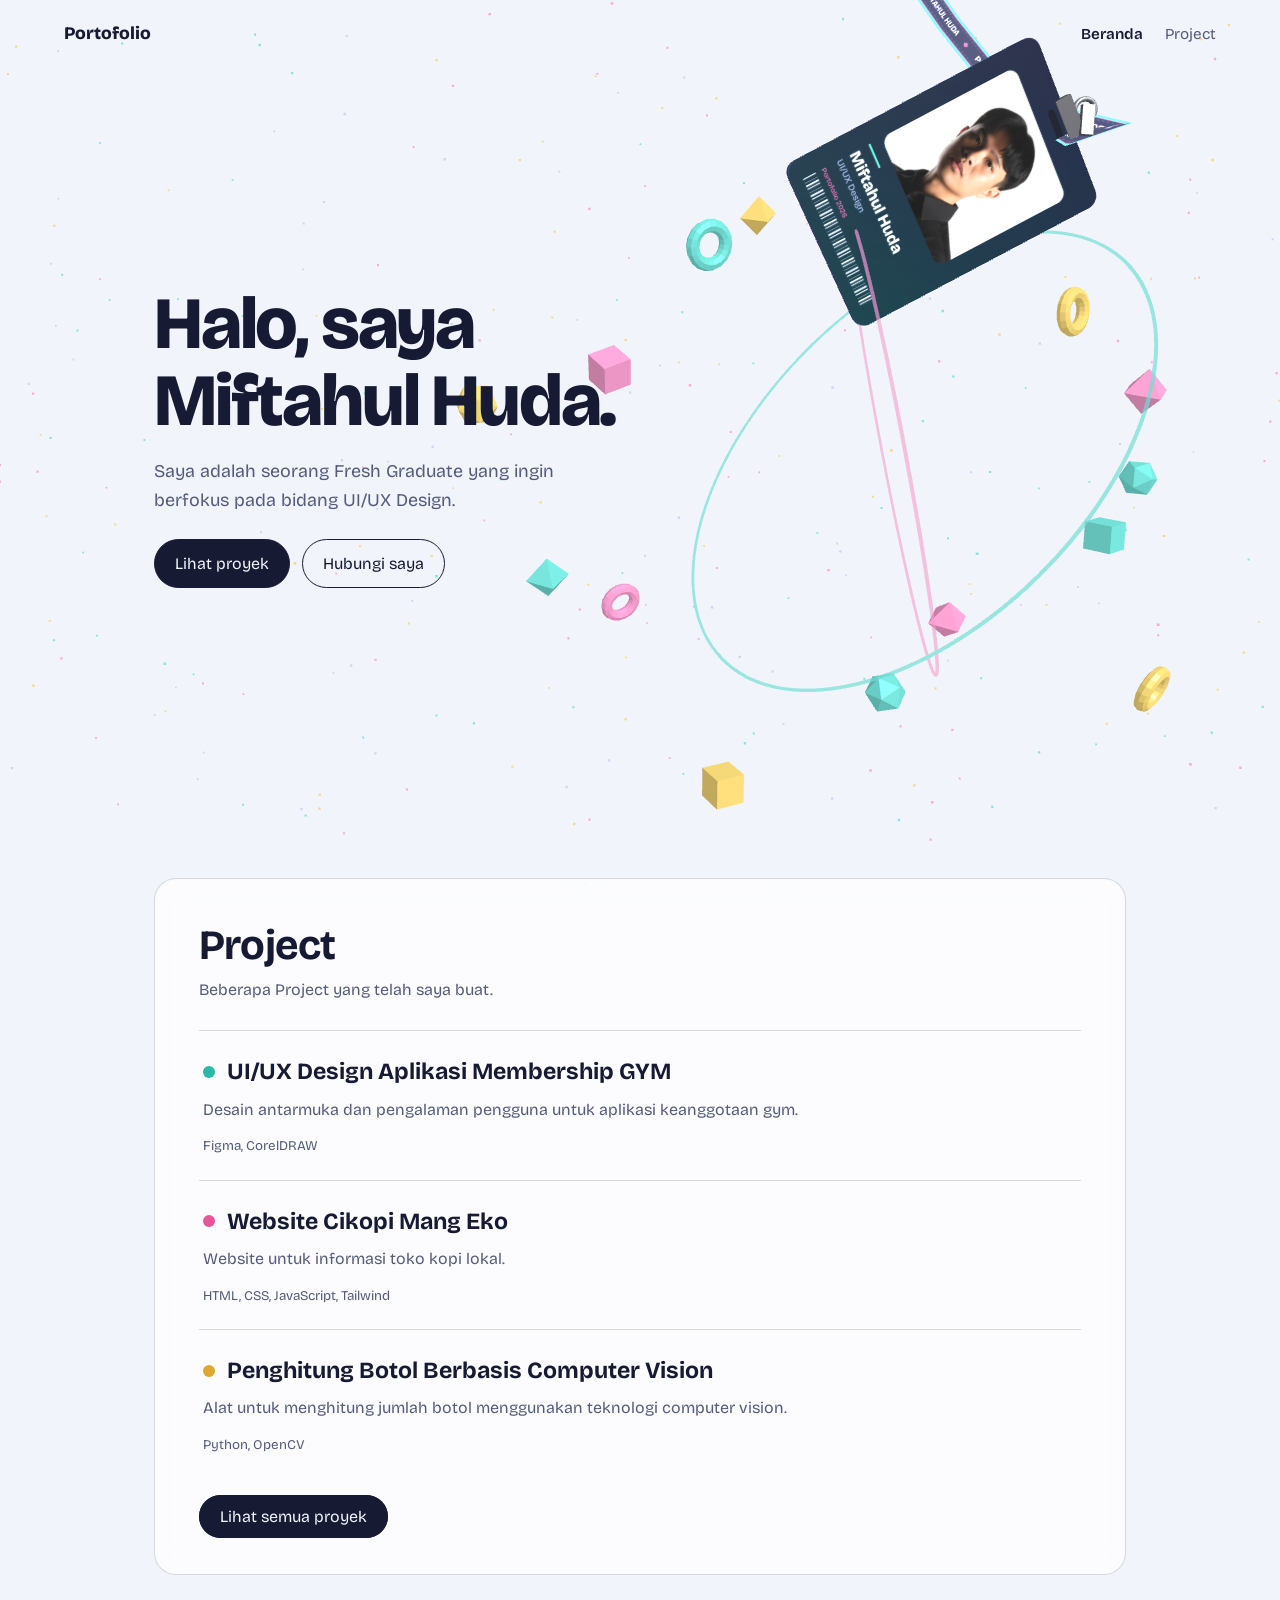
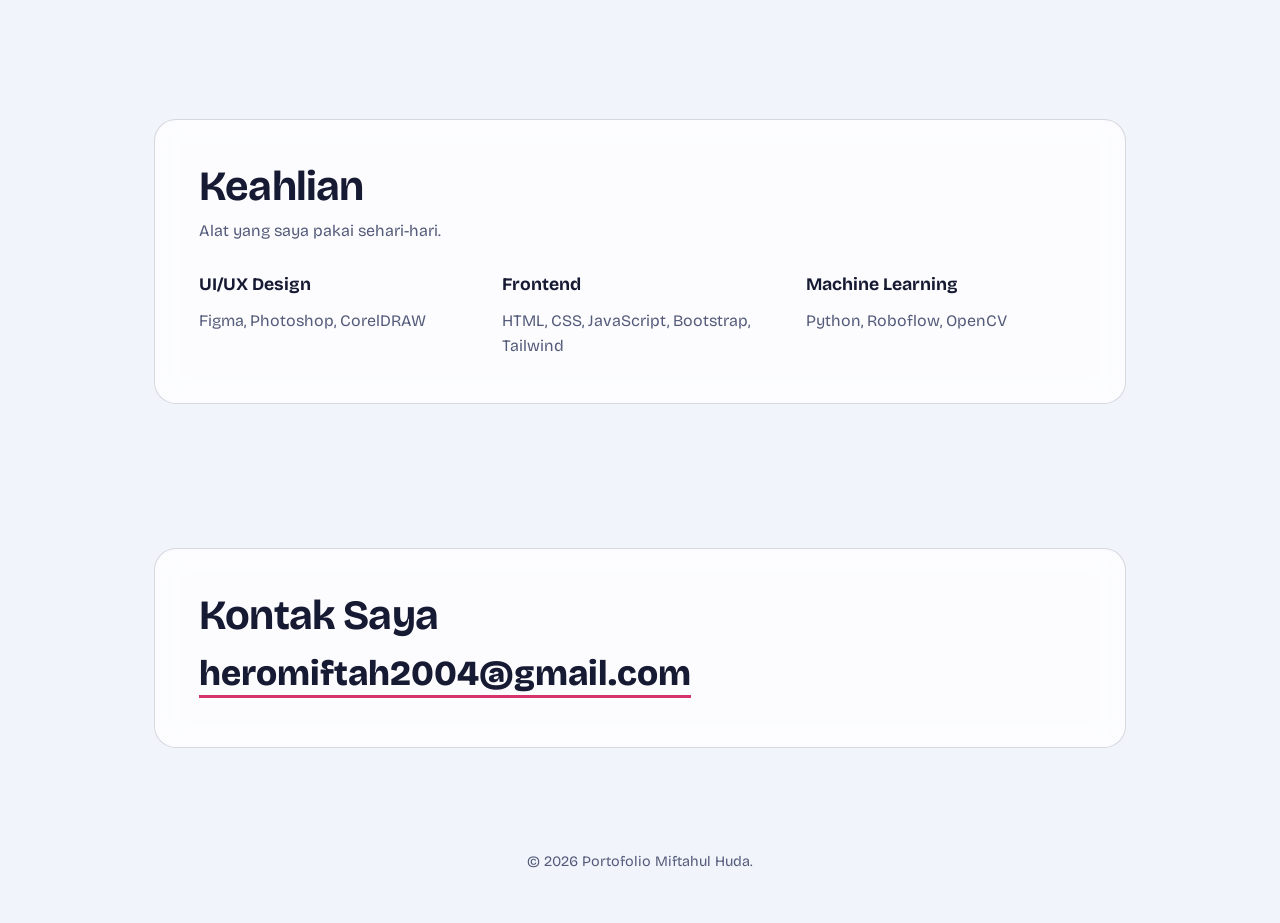
<file: index.html>
<!DOCTYPE html>
<html lang="id">
<head>
<meta charset="utf-8">
<meta name="viewport" content="width=device-width, initial-scale=1, viewport-fit=cover">
<title data-profile-title>Portofolio – Miftahul Huda</title>
<link rel="icon" href="assets/icons/favicon.svg" type="image/svg+xml">
<link rel="preconnect" href="https://fonts.googleapis.com">
<link href="https://fonts.googleapis.com/css2?family=Bricolage+Grotesque:opsz,wght@12..96,400;12..96,500;12..96,800&display=swap" rel="stylesheet">
<link rel="stylesheet" href="css/style.css">
</head>
<body>
<canvas id="gl" aria-hidden="true"></canvas>
<header>
  <b>Portofolio</b>
  <nav>
    <a href="index.html" aria-current="page">Beranda</a>
    <a href="projects.html">Project</a>
  </nav>
</header>
<main>
  <div class="wrap hero">
    <div>
      <h1 id="h1">Halo, saya Miftahul Huda.</h1>
      <p>Saya adalah seorang Fresh Graduate yang ingin berfokus pada bidang UI/UX Design.</p>
      <div class="btns">
        <a class="btn p" href="#proyek">Lihat proyek</a>
        <a class="btn" href="#kontak">Hubungi saya</a>
      </div>
    </div>
  </div>

  <section id="proyek"><div class="wrap"><div class="panel">
    <h2>Project</h2>
    <p class="sub">Beberapa Project yang telah saya buat.</p>
    <div class="proj" style="--c:#2bb8a8"><h3>UI/UX Design Aplikasi Membership GYM</h3><p>Desain antarmuka dan pengalaman pengguna untuk aplikasi keanggotaan gym.</p><small>Figma, CorelDRAW</small></div>
    <div class="proj" style="--c:#e8559a"><h3>Website Cikopi Mang Eko</h3><p>Website untuk informasi toko kopi lokal.</p><small>HTML, CSS, JavaScript, Tailwind</small></div>
    <div class="proj" style="--c:#e0a82e"><h3>Penghitung Botol Berbasis Computer Vision</h3><p>Alat untuk menghitung jumlah botol menggunakan teknologi computer vision.</p><small>Python, OpenCV</small></div>
    <div class="more"><a class="btn p" href="projects.html">Lihat semua proyek</a></div>
  </div></div></section>

  <section id="keahlian"><div class="wrap"><div class="panel">
    <h2>Keahlian</h2>
    <p class="sub">Alat yang saya pakai sehari-hari.</p>
    <div class="cols">
      <div><h3>UI/UX Design</h3><p>Figma, Photoshop, CorelDRAW</p></div>
      <div><h3>Frontend</h3><p>HTML, CSS, JavaScript, Bootstrap, Tailwind</p></div>
      <div><h3>Machine Learning</h3><p>Python, Roboflow, OpenCV</p></div>
    </div>
  </div></div></section>

  <section id="kontak"><div class="wrap"><div class="panel">
    <h2>Kontak Saya</h2>
    <!-- <p class="sub">Punya proyek atau ide? Kirim email, saya balas dalam 1–2 hari kerja.</p> -->
    <a class="mail" href="mailto:heromiftah2004@gmail.com">heromiftah2004@gmail.com</a>
  </div></div></section>
</main>
<footer>© 2026 Portofolio <span data-profile-name>Miftahul Huda</span>.</footer>

<script src="assets/vendor/three.min.js"></script>
<script src="js/config.js"></script>
<script src="js/setup.js"></script>
<script src="js/card.js"></script>
<script src="js/lanyard.js"></script>
<script src="js/effects.js"></script>
<script src="js/interaction.js"></script>
<script src="js/main.js"></script>
</body>
</html>
</file>
<file: css/style.css>
:root{
  --bg:#f1f4fb;--panel:rgba(255,255,255,.74);--tx:#171a33;--mut:#555b7a;--line:rgba(23,26,51,.16);
  --a1:#0e8f86;--a2:#d6336c;--btn:#171a33;--btnt:#f1f4fb;
  box-sizing:border-box;padding-top:env(safe-area-inset-top,0px);padding-bottom:env(safe-area-inset-bottom,0px);color-scheme:light;
}

@media (prefers-color-scheme:dark){:root:not([data-theme="light"]){
  --bg:#0f1224;--panel:rgba(20,24,48,.74);--tx:#e9edfb;--mut:#9aa3c7;--line:rgba(233,237,251,.16);
  --a1:#5ee1d0;--a2:#ff6fb5;--btn:#e9edfb;--btnt:#0f1224;color-scheme:dark}}
:root[data-theme="dark"]{
  --bg:#0f1224;--panel:rgba(20,24,48,.74);--tx:#e9edfb;--mut:#9aa3c7;--line:rgba(233,237,251,.16);
  --a1:#5ee1d0;--a2:#ff6fb5;--btn:#e9edfb;--btnt:#0f1224;color-scheme:dark}

html{
  scroll-padding-top:env(safe-area-inset-top,0px);
  scroll-behavior:smooth
}

*{box-sizing:border-box}

body{
  margin:0;background:var(--bg);
  color:var(--tx);
  font-family:"Bricolage Grotesque",system-ui,-apple-system,"Segoe UI",sans-serif;line-height:1.6;overflow-x:hidden
}

#gl{
  position:fixed;
  inset:0;
  width:100%;
  height:100%;
  z-index:0;
  display:block
}

main,header{
  position:relative;
  z-index:1
}

header{
  display:flex;
  justify-content:space-between;
  align-items:center;
  padding:20px clamp(20px,5vw,64px)
}

header b{
  font-weight:800;
  font-size:1.1rem
}

nav{
  display:flex;
  gap:22px;
  font-size:.95rem
}

nav a[aria-current]{
  color:var(--tx);font-weight:600
}

a{
  color:inherit
}

nav a{
  text-decoration:none;
  color:var(--mut)
}

nav a:hover{
  color:var(--tx)
}

:focus-visible,.btn:focus-within{
  outline:2px solid var(--a1);
  outline-offset:3px
}

.wrap{
  max-width:1100px;
  margin:0 auto;padding:0 clamp(20px,5vw,64px)
}

.hero{
  min-height:82vh;
  display:flex;
  align-items:center
}

.hero>div{
  max-width:min(520px,100%)
}

.hero h1{
  font-size:clamp(2.4rem,6vw,4.6rem);
  line-height:1.04;
  margin:0 0 18px;
  font-weight:800;
  letter-spacing:-.03em;overflow-wrap:anywhere
}

.hero p{
  font-size:1.12rem;
  color:var(--mut);
  max-width:36ch;margin:0 0 24px
}

.btns{
  display:flex;
  gap:12px;
  flex-wrap:wrap
}

.btn{
  padding:11px 20px;border-radius:999px;
  text-decoration:none;
  font:600 1rem inherit;
  font-family:inherit;
  border:1.5px solid var(--tx);
  background:none;color:var(--tx);
  cursor:pointer;transition:transform .2s
}

.btn.p{
  background:var(--btn);
  color:var(--btnt);
  border-color:var(--btn)
}

.btn:hover{
  transform:translateY(-2px)
}

.hint{
  margin-top:26px;font-size:.88rem;color:var(--mut)
}

section{
  padding:72px 0
}

.panel{
  background:var(--panel);
  backdrop-filter:blur(14px);
  -webkit-backdrop-filter:blur(14px);
  border:1px solid var(--line);
  border-radius:22px;padding:clamp(22px,4vw,44px)
}

h2{
  font-size:clamp(1.8rem,4vw,2.6rem);
  margin:0 0 8px;letter-spacing:-.02em;line-height:1.1
}

.sub{
  color:var(--mut);
  margin:0 0 28px;max-width:52ch
}

.proj{
  border-top:1px solid var(--line);padding:22px 4px
}

.proj:last-child{
  border-bottom:1px solid var(--line)
}

.proj h3{
  margin:0;
  font-size:1.45rem;display:flex;
  align-items:center;gap:12px
}

.proj h3::before{
  content:"";
  width:12px;
  height:12px;
  border-radius:50%;
  background:var(--c);flex:none
}

.proj p{
  margin:6px 0 10px
  ;color:var(--mut);
  max-width:60ch
}

.proj small{
  color:var(--mut)
}

.cols{
  display:grid;
  grid-template-columns:repeat(auto-fit,minmax(220px,1fr));
  gap:28px
}

.cols h3{
  margin:0 0 8px;
  font-size:1.1rem
}

.cols p{
  margin:0;color:var(--mut)
}

.mail{
  font-size:clamp(1.3rem,4vw,2.2rem);
  font-weight:800;
  text-decoration:none;
  border-bottom:3px solid var(--a2)
}

footer{
  position:relative;
  z-index:1;
  text-align:center;
  color:var(--mut);
  padding:30px 20px 50px;
  font-size:.9rem
}

@media(max-width:860px){
  .hero{align-items:flex-start;
    padding-top:4vh}.hero>div{max-width:100%}.hero h1{font-size:2.2rem}.hero p{margin-bottom:16px}.hint{margin-top:14px}
  }

@media(max-width:640px){
  nav{gap:14px;font-size:.85rem}
}

@media(prefers-reduced-motion:reduce){
  html{scroll-behavior:auto}*{transition:none!important}
}

.more{margin-top:26px}
</file>
